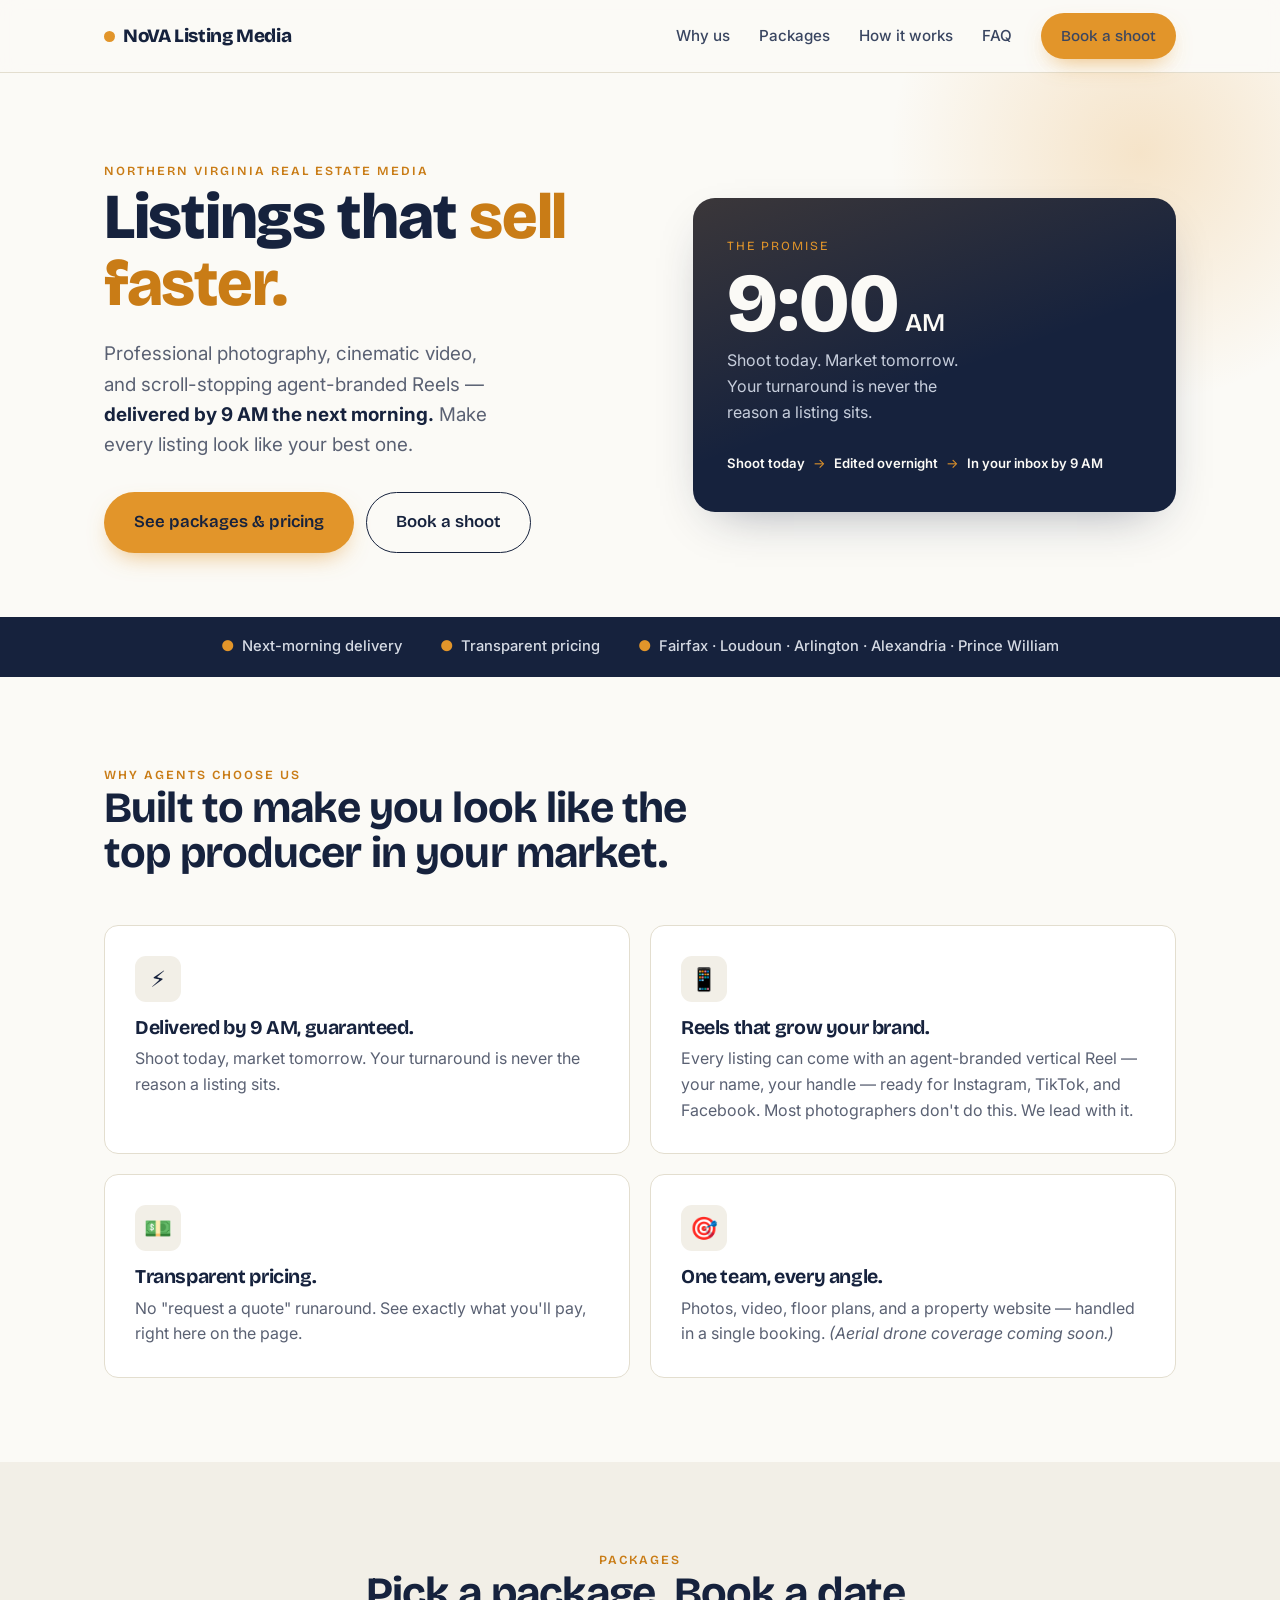
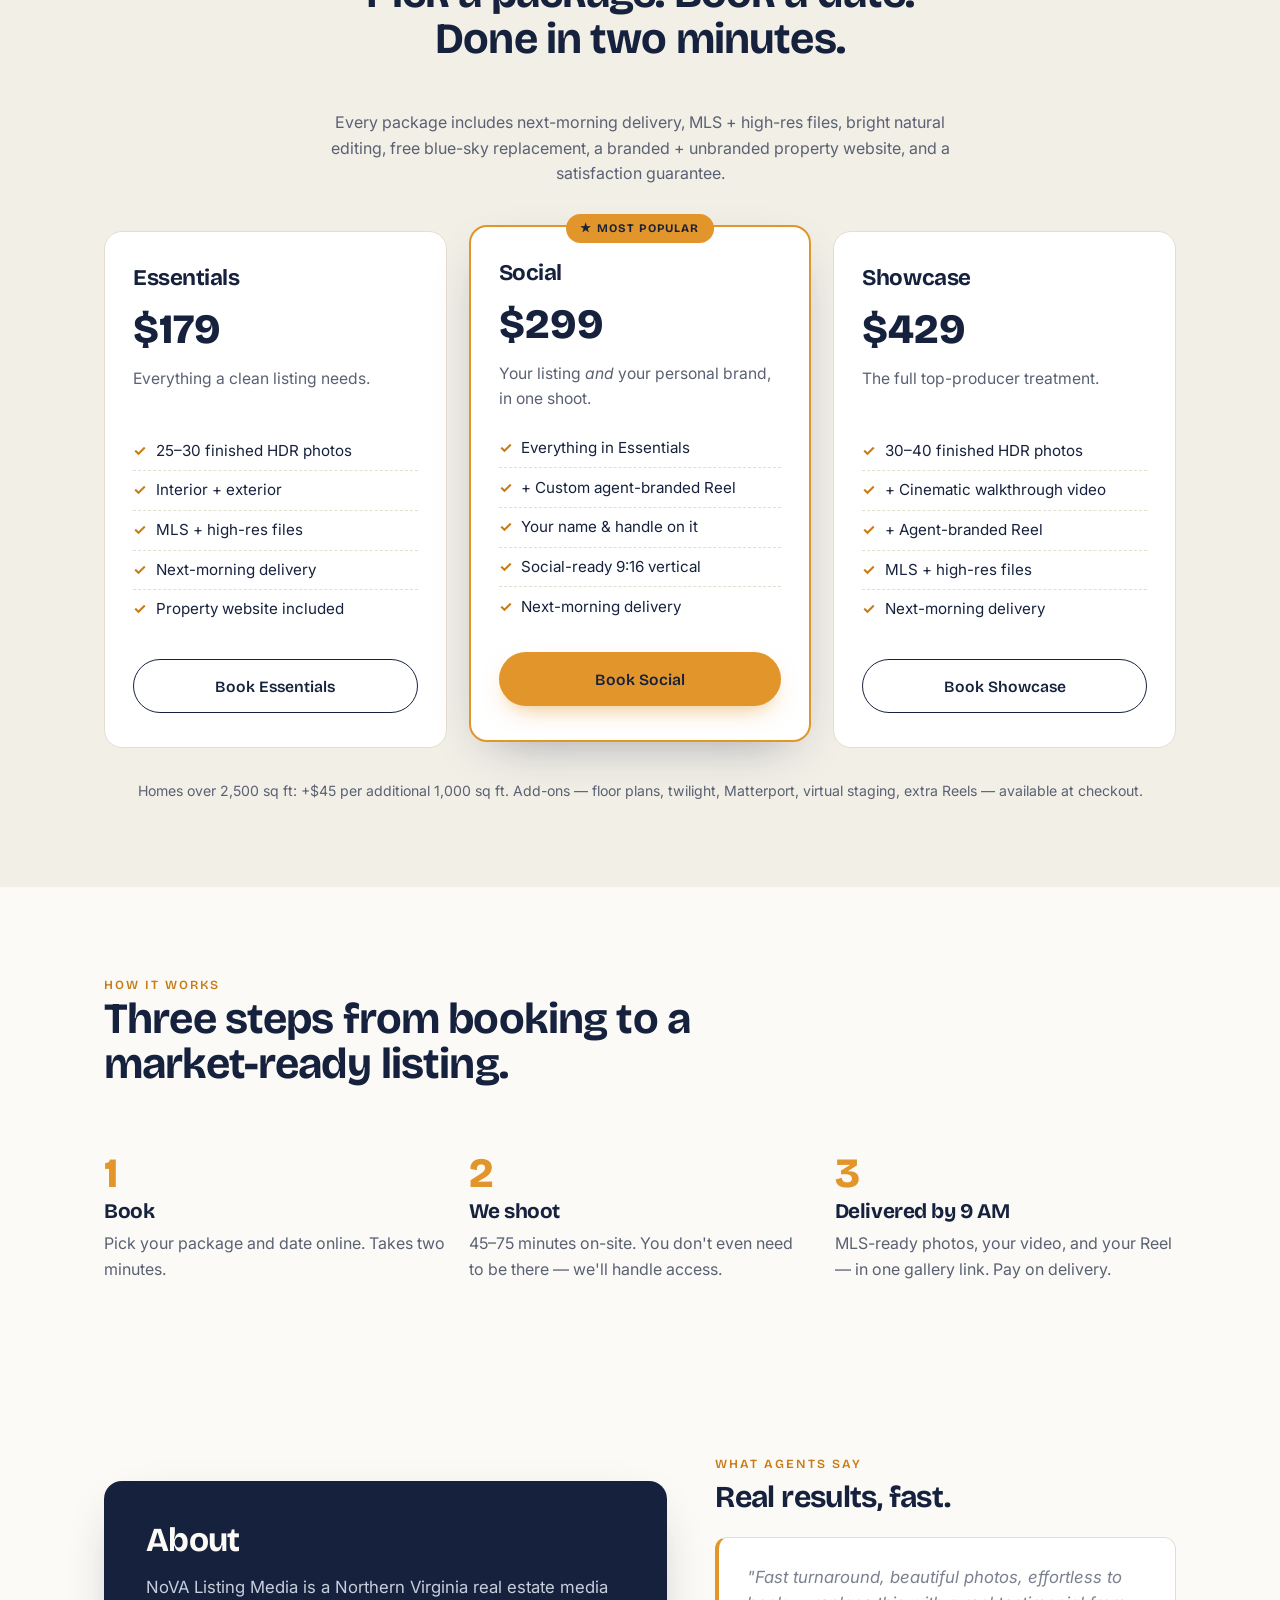
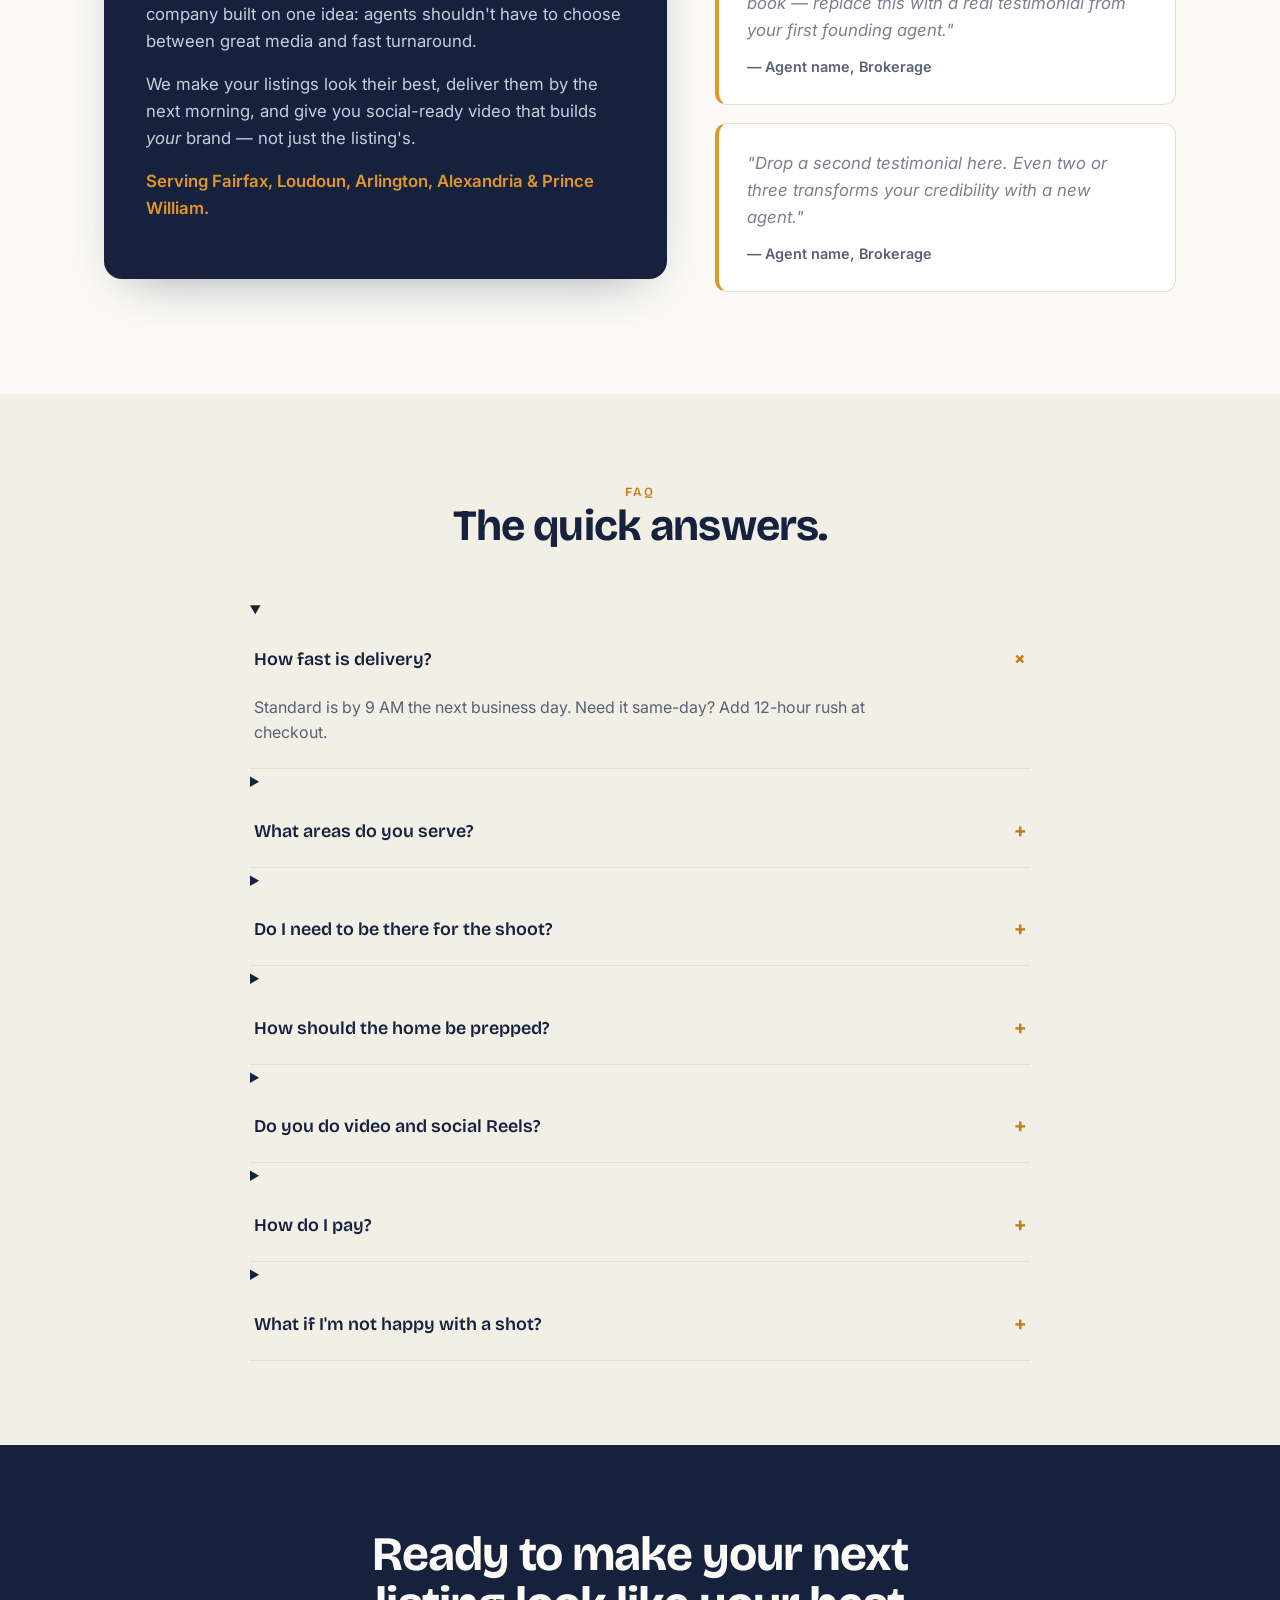
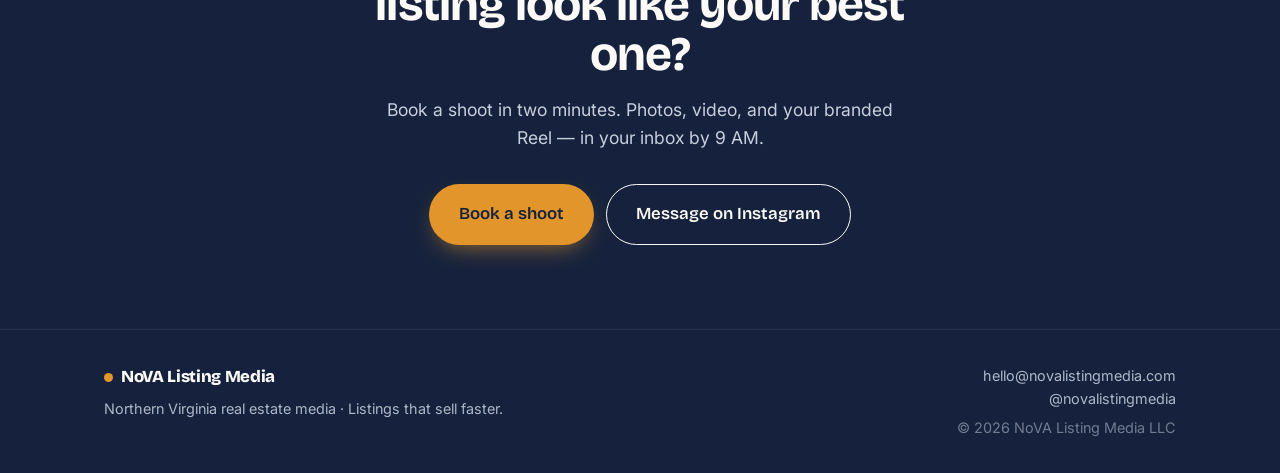
<file: nova-listing-media-website.html>
<!DOCTYPE html>
<html lang="en">
<head>
<meta charset="UTF-8">
<meta name="viewport" content="width=device-width, initial-scale=1.0">
<title>NoVA Listing Media — Real estate media that helps listings sell faster</title>
<meta name="description" content="Northern Virginia real estate photography, cinematic video, and agent-branded Reels — delivered by 9 AM the next morning. Serving Fairfax, Loudoun, Arlington, Alexandria & Prince William.">
<link rel="preconnect" href="https://fonts.googleapis.com">
<link rel="preconnect" href="https://fonts.gstatic.com" crossorigin>
<link href="https://fonts.googleapis.com/css2?family=Bricolage+Grotesque:opsz,wght@12..96,400;12..96,600;12..96,700;12..96,800&family=Inter:wght@400;500;600&display=swap" rel="stylesheet">
<style>
  :root{
    --ink:#16223D;          /* deep navy */
    --ink-soft:#3A4661;
    --slate:#5A6173;        /* secondary text */
    --paper:#FBFAF6;        /* warm off-white */
    --paper-2:#F2EFE7;      /* slightly deeper panel */
    --line:#E3DECF;         /* hairline */
    --amber:#E2952A;        /* morning light accent */
    --amber-deep:#C97C16;
    --white:#FFFFFF;
    --shadow:0 18px 50px -24px rgba(22,34,61,.45);
    --radius:14px;
  }
  *{box-sizing:border-box;margin:0;padding:0}
  html{scroll-behavior:smooth}
  body{
    font-family:'Inter',system-ui,sans-serif;
    color:var(--ink);
    background:var(--paper);
    line-height:1.6;
    -webkit-font-smoothing:antialiased;
  }
  h1,h2,h3,h4{font-family:'Bricolage Grotesque',sans-serif;line-height:1.05;letter-spacing:-.02em;font-weight:700}
  a{color:inherit;text-decoration:none}
  .wrap{max-width:1120px;margin:0 auto;padding:0 24px}
  .eyebrow{font-family:'Bricolage Grotesque',sans-serif;font-weight:600;font-size:.78rem;letter-spacing:.16em;text-transform:uppercase;color:var(--amber-deep)}

  /* buttons */
  .btn{display:inline-flex;align-items:center;gap:.5rem;font-family:'Bricolage Grotesque',sans-serif;font-weight:600;font-size:.98rem;padding:.85rem 1.5rem;border-radius:999px;cursor:pointer;transition:transform .15s ease, box-shadow .15s ease, background .15s ease;border:1.5px solid transparent}
  .btn-primary{background:var(--amber);color:var(--ink);box-shadow:0 10px 24px -10px rgba(226,149,42,.7)}
  .btn-primary:hover{transform:translateY(-2px);background:var(--amber-deep)}
  .btn-ghost{background:transparent;border-color:var(--ink);color:var(--ink)}
  .btn-ghost:hover{background:var(--ink);color:var(--paper)}
  .btn-lg{padding:1rem 1.8rem;font-size:1.05rem}
  :focus-visible{outline:3px solid var(--amber-deep);outline-offset:3px}

  /* nav */
  header.nav{position:sticky;top:0;z-index:50;background:rgba(251,250,246,.85);backdrop-filter:blur(10px);border-bottom:1px solid var(--line)}
  .nav-inner{display:flex;align-items:center;justify-content:space-between;height:72px}
  .logo{font-family:'Bricolage Grotesque',sans-serif;font-weight:800;font-size:1.18rem;letter-spacing:-.02em;display:flex;align-items:center;gap:.5rem}
  .logo .dot{width:11px;height:11px;border-radius:50%;background:var(--amber);display:inline-block}
  .nav-links{display:flex;align-items:center;gap:1.8rem}
  .nav-links a{font-size:.95rem;font-weight:500;color:var(--ink-soft)}
  .nav-links a:hover{color:var(--ink)}
  .nav-toggle{display:none;background:none;border:0;cursor:pointer;font-size:1.5rem;color:var(--ink)}

  /* hero */
  .hero{padding:84px 0 64px;position:relative;overflow:hidden}
  .hero:before{content:"";position:absolute;top:-180px;right:-120px;width:520px;height:520px;border-radius:50%;background:radial-gradient(circle,rgba(226,149,42,.22),transparent 68%);pointer-events:none}
  .hero-grid{display:grid;grid-template-columns:1.05fr .95fr;gap:56px;align-items:center}
  .hero h1{font-size:clamp(2.5rem,5.2vw,4rem);font-weight:800}
  .hero h1 .accent{color:var(--amber-deep)}
  .hero p.sub{font-size:1.18rem;color:var(--slate);margin:1.4rem 0 2rem;max-width:34ch}
  .hero p.sub strong{color:var(--ink)}
  .hero-cta{display:flex;gap:.8rem;flex-wrap:wrap}

  /* hero visual: the 9AM thesis card */
  .clock-card{background:var(--ink);color:var(--paper);border-radius:22px;padding:38px 34px;box-shadow:var(--shadow);position:relative;overflow:hidden}
  .clock-card:before{content:"";position:absolute;inset:0;background:linear-gradient(160deg,rgba(226,149,42,.18),transparent 55%)}
  .clock-card .label{position:relative;font-family:'Bricolage Grotesque',sans-serif;font-size:.78rem;letter-spacing:.16em;text-transform:uppercase;color:var(--amber)}
  .clock-time{position:relative;font-family:'Bricolage Grotesque',sans-serif;font-weight:800;font-size:5.2rem;line-height:1;margin:.4rem 0 .2rem}
  .clock-sub{position:relative;color:#C7CEDC;font-size:1rem;max-width:24ch}
  .clock-flow{position:relative;display:flex;align-items:center;gap:.5rem;margin-top:28px;flex-wrap:wrap;font-size:.82rem;color:#AEB7C8}
  .clock-flow b{color:var(--paper);font-weight:600}
  .clock-flow .arrow{color:var(--amber)}

  /* trust strip */
  .trust{background:var(--ink);color:var(--paper)}
  .trust-inner{display:flex;flex-wrap:wrap;gap:1rem 2.4rem;justify-content:center;align-items:center;padding:18px 24px;font-size:.92rem;font-weight:500}
  .trust-inner span{display:inline-flex;align-items:center;gap:.5rem;color:#D5DAE4}
  .trust-inner .pip{color:var(--amber)}

  /* sections */
  section{padding:84px 0}
  .section-head{max-width:620px;margin-bottom:48px}
  .section-head h2{font-size:clamp(1.9rem,3.6vw,2.7rem)}
  .section-head p{color:var(--slate);margin-top:.8rem;font-size:1.08rem}

  /* value blocks */
  .values{display:grid;grid-template-columns:repeat(2,1fr);gap:20px}
  .value{background:var(--white);border:1px solid var(--line);border-radius:var(--radius);padding:30px;transition:transform .15s ease,box-shadow .15s ease}
  .value:hover{transform:translateY(-3px);box-shadow:var(--shadow)}
  .value .ic{width:46px;height:46px;border-radius:11px;background:var(--paper-2);display:flex;align-items:center;justify-content:center;font-size:1.4rem;margin-bottom:16px}
  .value h3{font-size:1.22rem;margin-bottom:.5rem}
  .value p{color:var(--slate);font-size:1rem}

  /* packages */
  #packages{background:var(--paper-2)}
  .pkg-note{text-align:center;color:var(--slate);max-width:640px;margin:0 auto 44px;font-size:1rem}
  .pkgs{display:grid;grid-template-columns:repeat(3,1fr);gap:22px;align-items:stretch}
  .pkg{background:var(--white);border:1px solid var(--line);border-radius:18px;padding:34px 28px;display:flex;flex-direction:column;position:relative}
  .pkg.featured{border:2px solid var(--amber);box-shadow:var(--shadow);transform:translateY(-6px)}
  .pkg .tag{position:absolute;top:-13px;left:50%;transform:translateX(-50%);background:var(--amber);color:var(--ink);font-family:'Bricolage Grotesque',sans-serif;font-weight:700;font-size:.72rem;letter-spacing:.1em;text-transform:uppercase;padding:.35rem .9rem;border-radius:999px;white-space:nowrap}
  .pkg h3{font-size:1.4rem}
  .pkg .price{font-family:'Bricolage Grotesque',sans-serif;font-weight:800;font-size:2.6rem;margin:.4rem 0 .2rem}
  .pkg .price span{font-size:1rem;font-weight:500;color:var(--slate)}
  .pkg .desc{color:var(--slate);font-size:.98rem;margin-bottom:18px;min-height:48px}
  .pkg ul{list-style:none;margin:0 0 26px;flex:1}
  .pkg li{padding:.45rem 0;font-size:.95rem;display:flex;gap:.6rem;border-bottom:1px dashed var(--line)}
  .pkg li:before{content:"✓";color:var(--amber-deep);font-weight:700}
  .pkg li:last-child{border-bottom:0}
  .pkg .btn{justify-content:center}
  .pkg-fine{text-align:center;color:var(--slate);font-size:.88rem;margin-top:32px}

  /* how it works */
  .steps{display:grid;grid-template-columns:repeat(3,1fr);gap:24px;counter-reset:step}
  .step{position:relative;padding-top:18px}
  .step .num{font-family:'Bricolage Grotesque',sans-serif;font-weight:800;font-size:2.6rem;color:var(--amber);line-height:1}
  .step h3{font-size:1.3rem;margin:.4rem 0 .5rem}
  .step p{color:var(--slate)}

  /* about + social proof split */
  .split{display:grid;grid-template-columns:1.1fr .9fr;gap:48px;align-items:center}
  .about-card{background:var(--ink);color:var(--paper);border-radius:18px;padding:42px;box-shadow:var(--shadow)}
  .about-card h2{color:var(--paper);font-size:2.1rem;margin-bottom:1rem}
  .about-card p{color:#C7CEDC;font-size:1.05rem;margin-bottom:1rem}
  .quote{background:var(--white);border:1px solid var(--line);border-left:4px solid var(--amber);border-radius:12px;padding:26px 28px;margin-bottom:18px}
  .quote p{font-size:1.05rem;font-style:italic;color:var(--ink)}
  .quote .by{display:block;margin-top:.7rem;font-style:normal;font-weight:600;color:var(--slate);font-size:.9rem}
  .quote.placeholder p{color:var(--slate);opacity:.8}

  /* faq */
  #faq{background:var(--paper-2)}
  .faq-list{max-width:780px;margin:0 auto}
  .faq{border-bottom:1px solid var(--line)}
  .faq button{width:100%;background:none;border:0;cursor:pointer;text-align:left;display:flex;justify-content:space-between;align-items:center;gap:1rem;padding:22px 4px;font-family:'Bricolage Grotesque',sans-serif;font-weight:600;font-size:1.12rem;color:var(--ink)}
  .faq .plus{color:var(--amber-deep);font-size:1.5rem;transition:transform .2s ease;flex-shrink:0}
  .faq[open] .plus{transform:rotate(45deg)}
  .faq .ans{padding:0 4px 22px;color:var(--slate);font-size:1rem;max-width:68ch}

  /* final cta */
  .final{background:var(--ink);color:var(--paper);text-align:center}
  .final h2{color:var(--paper);font-size:clamp(2rem,4vw,3rem);max-width:18ch;margin:0 auto 1rem}
  .final p{color:#C7CEDC;max-width:46ch;margin:0 auto 2rem;font-size:1.1rem}

  /* footer */
  footer.site{background:var(--ink);color:#AEB7C8;border-top:1px solid rgba(255,255,255,.08)}
  .foot-inner{display:flex;justify-content:space-between;flex-wrap:wrap;gap:16px;padding:34px 24px;font-size:.9rem}
  .foot-inner .logo{color:var(--paper);font-size:1.05rem}
  footer.site a:hover{color:var(--amber)}

  @media (max-width:880px){
    .hero-grid,.values,.pkgs,.steps,.split{grid-template-columns:1fr}
    .pkg.featured{transform:none}
    .nav-links{position:absolute;top:72px;left:0;right:0;background:var(--paper);flex-direction:column;align-items:flex-start;gap:0;padding:8px 24px 20px;border-bottom:1px solid var(--line);display:none}
    .nav-links.open{display:flex}
    .nav-links a{padding:12px 0;width:100%}
    .nav-toggle{display:block}
    .clock-time{font-size:4rem}
  }
  @media (prefers-reduced-motion:reduce){*{transition:none!important;scroll-behavior:auto!important}}
</style>
</head>
<body>

<!-- NAV -->
<header class="nav">
  <div class="wrap nav-inner">
    <a href="#top" class="logo"><span class="dot"></span>NoVA Listing Media</a>
    <button class="nav-toggle" aria-label="Toggle menu" aria-expanded="false">☰</button>
    <nav class="nav-links" id="navLinks">
      <a href="#why">Why us</a>
      <a href="#packages">Packages</a>
      <a href="#how">How it works</a>
      <a href="#faq">FAQ</a>
      <a href="#book" class="btn btn-primary" style="padding:.6rem 1.2rem">Book a shoot</a>
    </nav>
  </div>
</header>

<!-- HERO -->
<section class="hero" id="top">
  <div class="wrap hero-grid">
    <div>
      <span class="eyebrow">Northern Virginia real estate media</span>
      <h1>Listings that <span class="accent">sell faster.</span></h1>
      <p class="sub">Professional photography, cinematic video, and scroll-stopping agent-branded Reels — <strong>delivered by 9&nbsp;AM the next morning.</strong> Make every listing look like your best one.</p>
      <div class="hero-cta">
        <a href="#packages" class="btn btn-primary btn-lg">See packages &amp; pricing</a>
        <a href="#book" class="btn btn-ghost btn-lg">Book a shoot</a>
      </div>
    </div>
    <div class="clock-card" aria-hidden="false">
      <div class="label">The promise</div>
      <div class="clock-time">9:00<span style="font-size:1.6rem;font-weight:600"> AM</span></div>
      <div class="clock-sub">Shoot today. Market tomorrow. Your turnaround is never the reason a listing sits.</div>
      <div class="clock-flow">
        <b>Shoot today</b><span class="arrow">→</span><b>Edited overnight</b><span class="arrow">→</span><b>In your inbox by 9&nbsp;AM</b>
      </div>
    </div>
  </div>
</section>

<!-- TRUST STRIP -->
<div class="trust">
  <div class="trust-inner">
    <span><span class="pip">●</span> Next-morning delivery</span>
    <span><span class="pip">●</span> Transparent pricing</span>
    <span><span class="pip">●</span> Fairfax · Loudoun · Arlington · Alexandria · Prince William</span>
  </div>
</div>

<!-- WHY -->
<section id="why">
  <div class="wrap">
    <div class="section-head">
      <span class="eyebrow">Why agents choose us</span>
      <h2>Built to make you look like the top producer in your market.</h2>
    </div>
    <div class="values">
      <div class="value">
        <div class="ic">⚡</div>
        <h3>Delivered by 9 AM, guaranteed.</h3>
        <p>Shoot today, market tomorrow. Your turnaround is never the reason a listing sits.</p>
      </div>
      <div class="value">
        <div class="ic">📱</div>
        <h3>Reels that grow your brand.</h3>
        <p>Every listing can come with an agent-branded vertical Reel — your name, your handle — ready for Instagram, TikTok, and Facebook. Most photographers don't do this. We lead with it.</p>
      </div>
      <div class="value">
        <div class="ic">💵</div>
        <h3>Transparent pricing.</h3>
        <p>No "request a quote" runaround. See exactly what you'll pay, right here on the page.</p>
      </div>
      <div class="value">
        <div class="ic">🎯</div>
        <h3>One team, every angle.</h3>
        <p>Photos, video, floor plans, and a property website — handled in a single booking. <em>(Aerial drone coverage coming soon.)</em></p>
      </div>
    </div>
  </div>
</section>

<!-- PACKAGES -->
<section id="packages">
  <div class="wrap">
    <div class="section-head" style="margin-left:auto;margin-right:auto;text-align:center">
      <span class="eyebrow">Packages</span>
      <h2>Pick a package. Book a date. Done in two minutes.</h2>
    </div>
    <p class="pkg-note">Every package includes next-morning delivery, MLS + high-res files, bright natural editing, free blue-sky replacement, a branded + unbranded property website, and a satisfaction guarantee.</p>
    <div class="pkgs">
      <div class="pkg">
        <h3>Essentials</h3>
        <div class="price">$179</div>
        <p class="desc">Everything a clean listing needs.</p>
        <ul>
          <li>25–30 finished HDR photos</li>
          <li>Interior + exterior</li>
          <li>MLS + high-res files</li>
          <li>Next-morning delivery</li>
          <li>Property website included</li>
        </ul>
        <a href="#book" class="btn btn-ghost">Book Essentials</a>
      </div>
      <div class="pkg featured">
        <span class="tag">★ Most popular</span>
        <h3>Social</h3>
        <div class="price">$299</div>
        <p class="desc">Your listing <em>and</em> your personal brand, in one shoot.</p>
        <ul>
          <li>Everything in Essentials</li>
          <li>+ Custom agent-branded Reel</li>
          <li>Your name &amp; handle on it</li>
          <li>Social-ready 9:16 vertical</li>
          <li>Next-morning delivery</li>
        </ul>
        <a href="#book" class="btn btn-primary">Book Social</a>
      </div>
      <div class="pkg">
        <h3>Showcase</h3>
        <div class="price">$429</div>
        <p class="desc">The full top-producer treatment.</p>
        <ul>
          <li>30–40 finished HDR photos</li>
          <li>+ Cinematic walkthrough video</li>
          <li>+ Agent-branded Reel</li>
          <li>MLS + high-res files</li>
          <li>Next-morning delivery</li>
        </ul>
        <a href="#book" class="btn btn-ghost">Book Showcase</a>
      </div>
    </div>
    <p class="pkg-fine">Homes over 2,500 sq ft: +$45 per additional 1,000 sq ft. Add-ons — floor plans, twilight, Matterport, virtual staging, extra Reels — available at checkout.</p>
  </div>
</section>

<!-- HOW IT WORKS -->
<section id="how">
  <div class="wrap">
    <div class="section-head">
      <span class="eyebrow">How it works</span>
      <h2>Three steps from booking to a market-ready listing.</h2>
    </div>
    <div class="steps">
      <div class="step">
        <div class="num">1</div>
        <h3>Book</h3>
        <p>Pick your package and date online. Takes two minutes.</p>
      </div>
      <div class="step">
        <div class="num">2</div>
        <h3>We shoot</h3>
        <p>45–75 minutes on-site. You don't even need to be there — we'll handle access.</p>
      </div>
      <div class="step">
        <div class="num">3</div>
        <h3>Delivered by 9 AM</h3>
        <p>MLS-ready photos, your video, and your Reel — in one gallery link. Pay on delivery.</p>
      </div>
    </div>
  </div>
</section>

<!-- ABOUT + SOCIAL PROOF -->
<section>
  <div class="wrap split">
    <div class="about-card">
      <h2>About</h2>
      <p>NoVA Listing Media is a Northern Virginia real estate media company built on one idea: agents shouldn't have to choose between great media and fast turnaround.</p>
      <p>We make your listings look their best, deliver them by the next morning, and give you social-ready video that builds <em>your</em> brand — not just the listing's.</p>
      <p style="color:var(--amber);font-weight:600">Serving Fairfax, Loudoun, Arlington, Alexandria &amp; Prince William.</p>
    </div>
    <div>
      <span class="eyebrow">What agents say</span>
      <h2 style="font-size:1.9rem;margin:.4rem 0 1.4rem">Real results, fast.</h2>
      <div class="quote placeholder">
        <p>"Fast turnaround, beautiful photos, effortless to book — replace this with a real testimonial from your first founding agent."</p>
        <span class="by">— Agent name, Brokerage</span>
      </div>
      <div class="quote placeholder">
        <p>"Drop a second testimonial here. Even two or three transforms your credibility with a new agent."</p>
        <span class="by">— Agent name, Brokerage</span>
      </div>
    </div>
  </div>
</section>

<!-- FAQ -->
<section id="faq">
  <div class="wrap">
    <div class="section-head" style="margin-left:auto;margin-right:auto;text-align:center">
      <span class="eyebrow">FAQ</span>
      <h2>The quick answers.</h2>
    </div>
    <div class="faq-list">
      <details class="faq" open>
        <summary><button type="button">How fast is delivery?<span class="plus">+</span></button></summary>
        <div class="ans">Standard is by 9 AM the next business day. Need it same-day? Add 12-hour rush at checkout.</div>
      </details>
      <details class="faq">
        <summary><button type="button">What areas do you serve?<span class="plus">+</span></button></summary>
        <div class="ans">All of Northern Virginia — Fairfax, Loudoun, Arlington, Alexandria, Prince William, and nearby. Ask about travel for outlying areas.</div>
      </details>
      <details class="faq">
        <summary><button type="button">Do I need to be there for the shoot?<span class="plus">+</span></button></summary>
        <div class="ans">No. Just arrange access — a lockbox or someone to let us in — and we'll handle the rest.</div>
      </details>
      <details class="faq">
        <summary><button type="button">How should the home be prepped?<span class="plus">+</span></button></summary>
        <div class="ans">We send a simple prep checklist when you book — lights on, blinds open, clutter away. We'll do a quick tidy of hero areas on arrival.</div>
      </details>
      <details class="faq">
        <summary><button type="button">Do you do video and social Reels?<span class="plus">+</span></button></summary>
        <div class="ans">Yes — it's our specialty. Agent-branded Reels for Instagram and TikTok come standard in our Social and Showcase packages.</div>
      </details>
      <details class="faq">
        <summary><button type="button">How do I pay?<span class="plus">+</span></button></summary>
        <div class="ans">Pay on delivery by card. Your gallery unlocks for download once payment is complete.</div>
      </details>
      <details class="faq">
        <summary><button type="button">What if I'm not happy with a shot?<span class="plus">+</span></button></summary>
        <div class="ans">We'll reshoot it. Your listing has to look right — that's the guarantee.</div>
      </details>
    </div>
  </div>
</section>

<!-- FINAL CTA -->
<section class="final" id="book">
  <div class="wrap">
    <h2>Ready to make your next listing look like your best one?</h2>
    <p>Book a shoot in two minutes. Photos, video, and your branded Reel — in your inbox by 9 AM.</p>
    <div class="hero-cta" style="justify-content:center">
      <a href="mailto:hello@novalistingmedia.com?subject=Book%20a%20shoot" class="btn btn-primary btn-lg">Book a shoot</a>
      <a href="https://instagram.com/novalistingmedia" class="btn btn-ghost btn-lg" style="border-color:var(--paper);color:var(--paper)">Message on Instagram</a>
    </div>
  </div>
</section>

<!-- FOOTER -->
<footer class="site">
  <div class="wrap foot-inner">
    <div>
      <div class="logo"><span class="dot" style="width:9px;height:9px"></span>NoVA Listing Media</div>
      <div style="margin-top:.4rem">Northern Virginia real estate media · Listings that sell faster.</div>
    </div>
    <div style="text-align:right">
      <div><a href="mailto:hello@novalistingmedia.com">hello@novalistingmedia.com</a></div>
      <div><a href="https://instagram.com/novalistingmedia">@novalistingmedia</a></div>
      <div style="margin-top:.4rem;opacity:.6">© <span id="yr"></span> NoVA Listing Media LLC</div>
    </div>
  </div>
</footer>

<script>
  // mobile nav
  var toggle=document.querySelector('.nav-toggle');
  var links=document.getElementById('navLinks');
  toggle.addEventListener('click',function(){
    var open=links.classList.toggle('open');
    toggle.setAttribute('aria-expanded',open);
  });
  links.querySelectorAll('a').forEach(function(a){
    a.addEventListener('click',function(){links.classList.remove('open');});
  });
  // year
  document.getElementById('yr').textContent=new Date().getFullYear();
</script>
</body>
</html>
</file>
